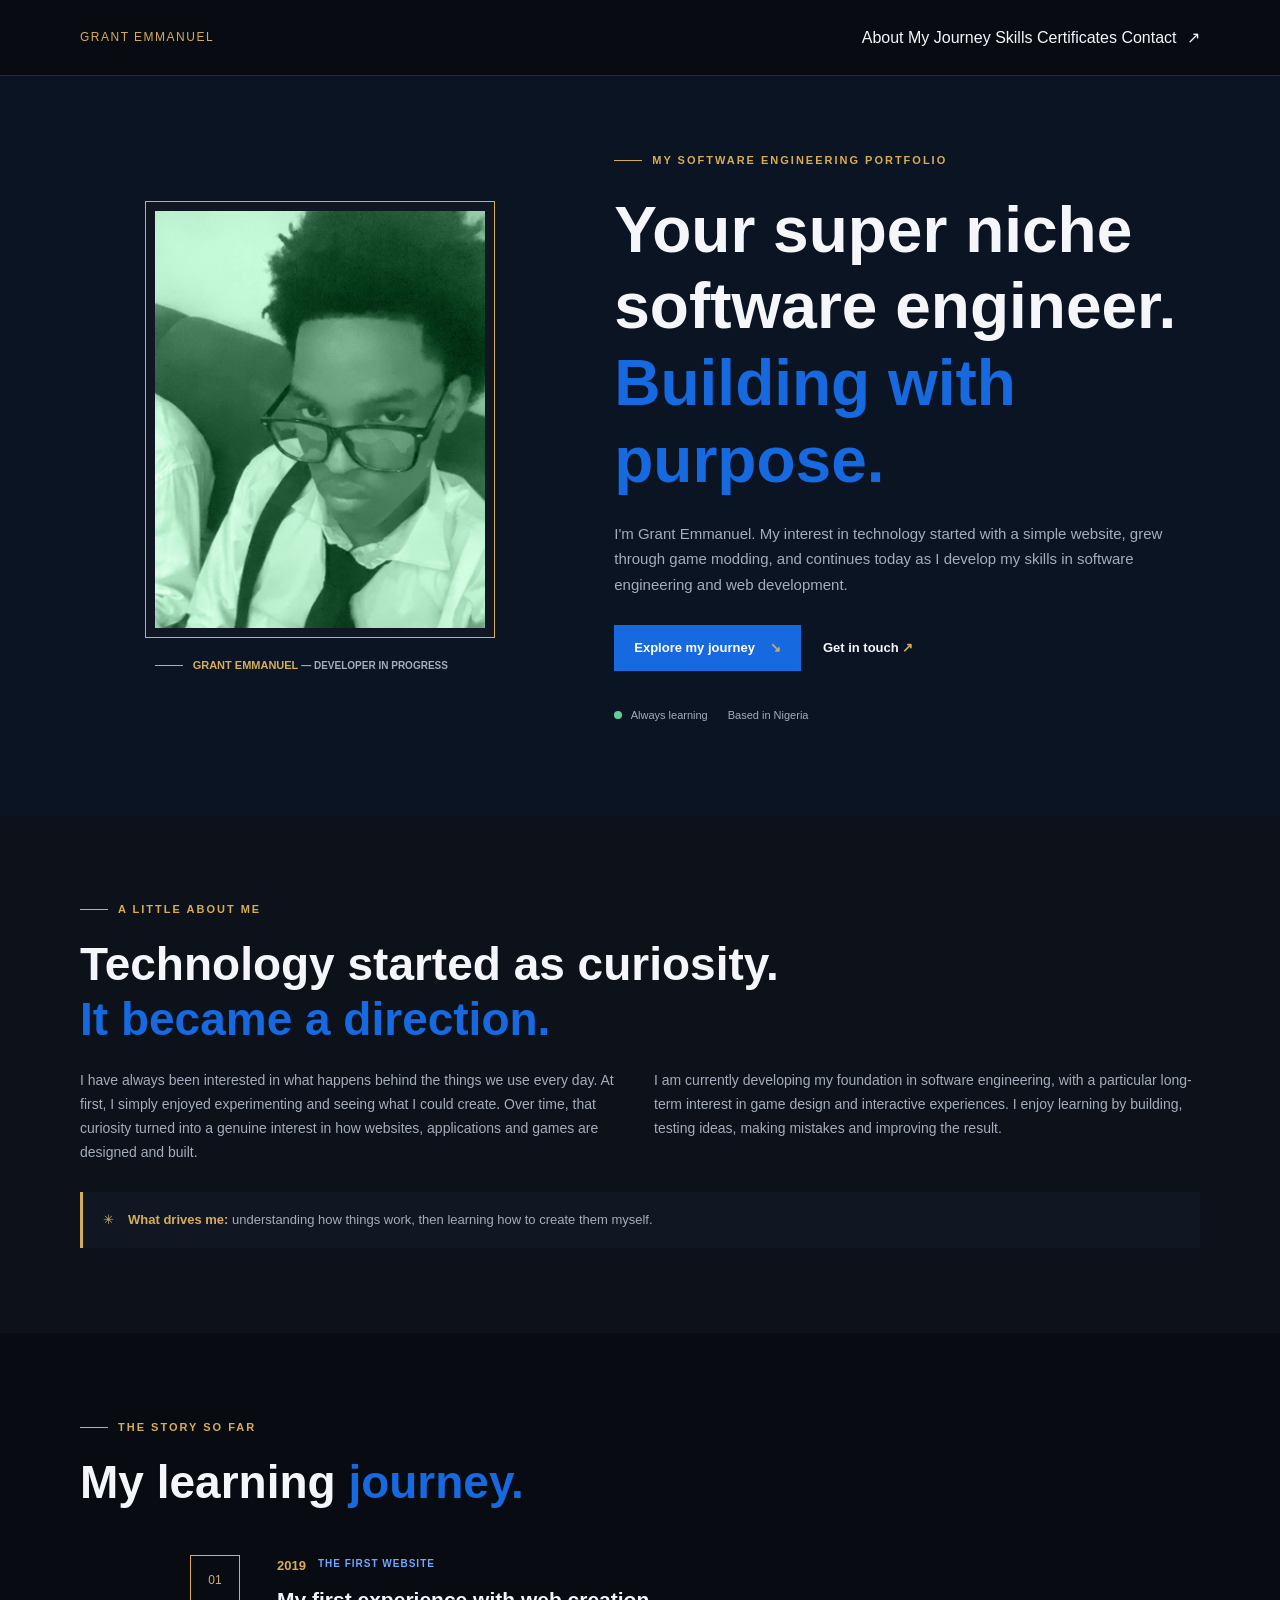
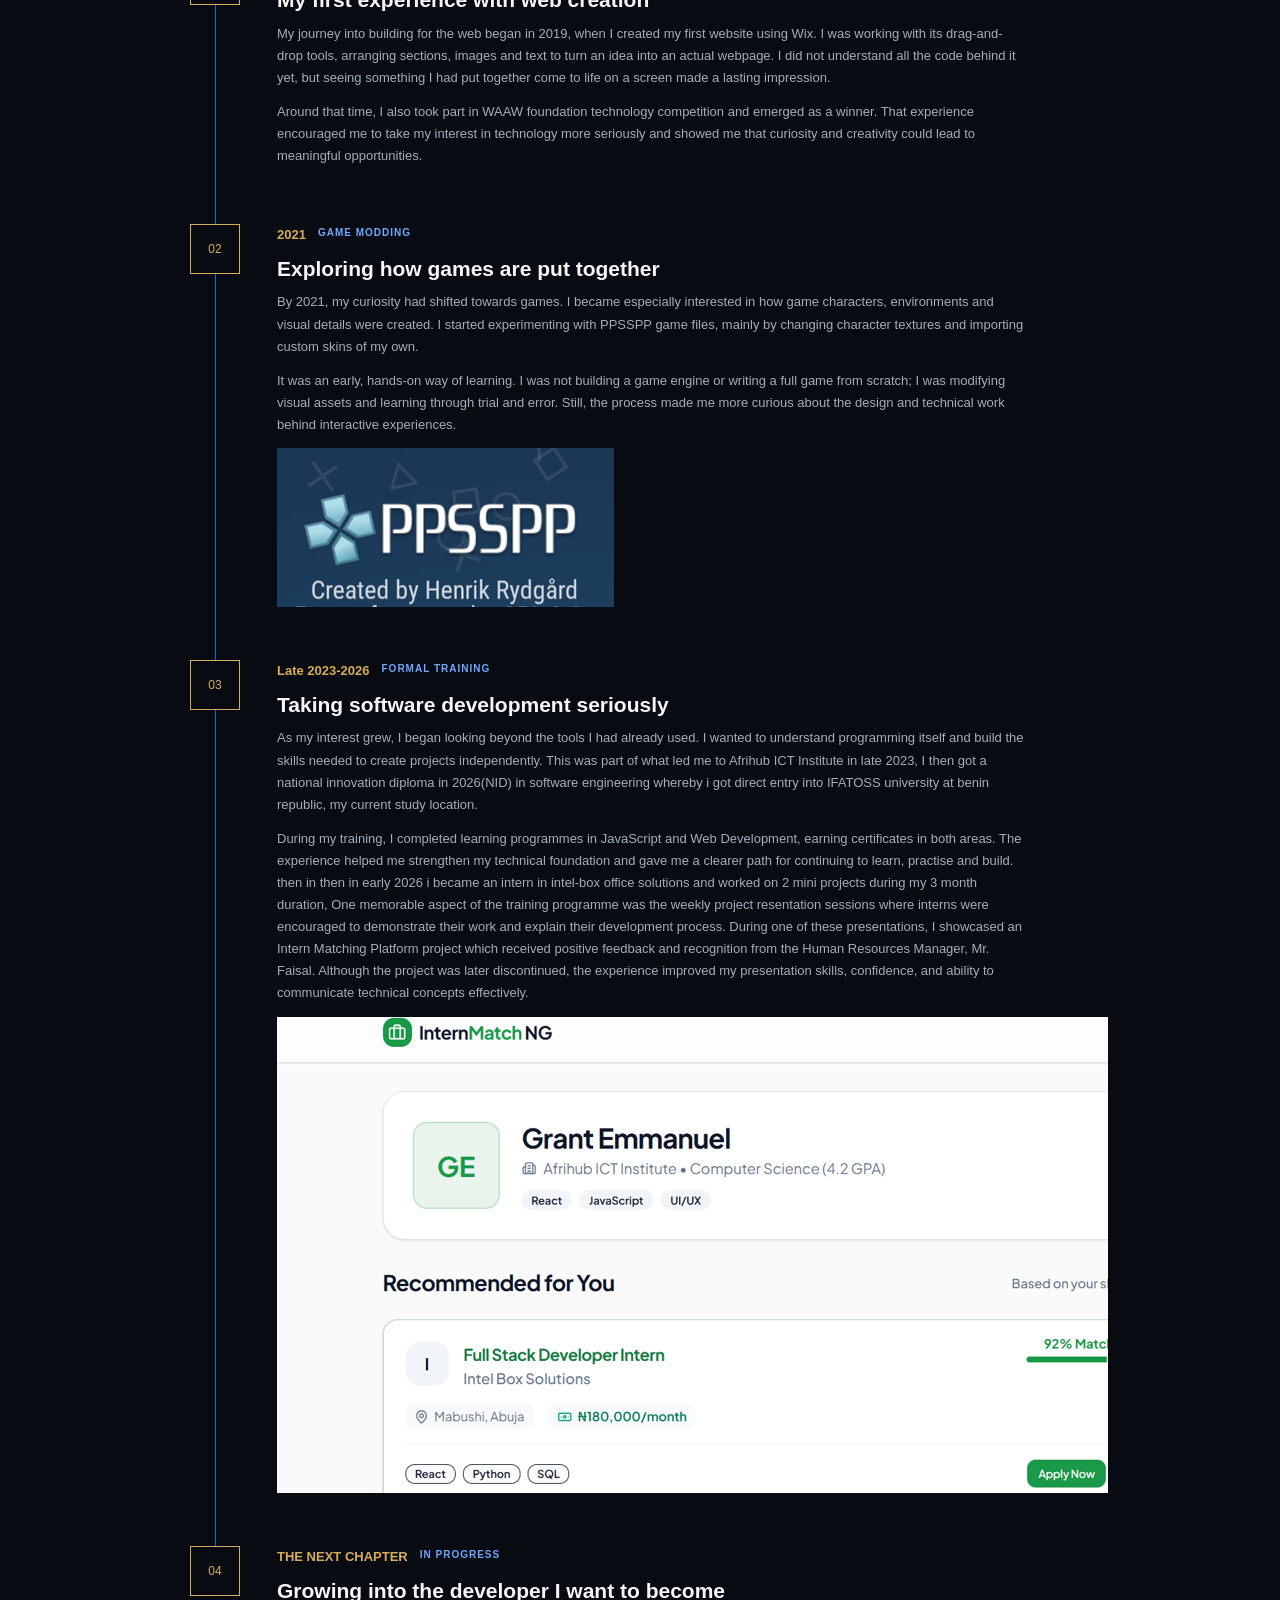
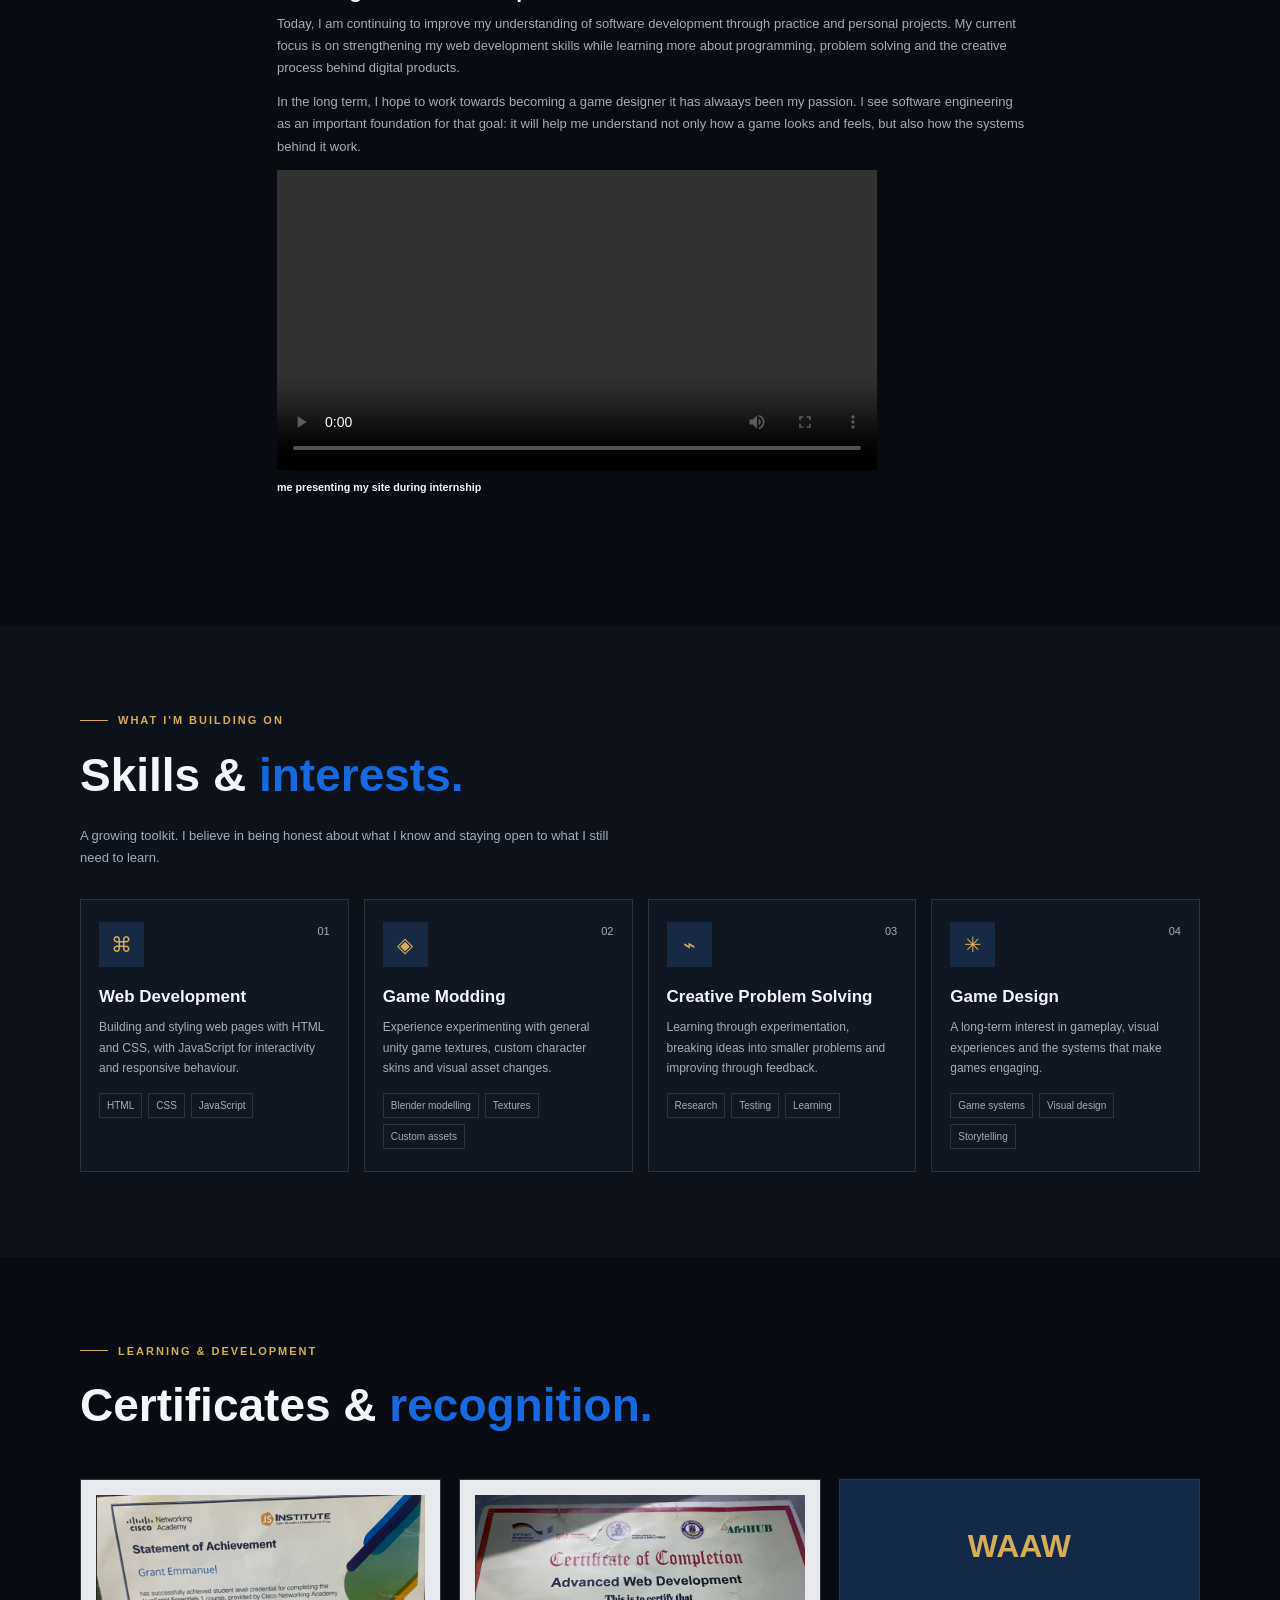
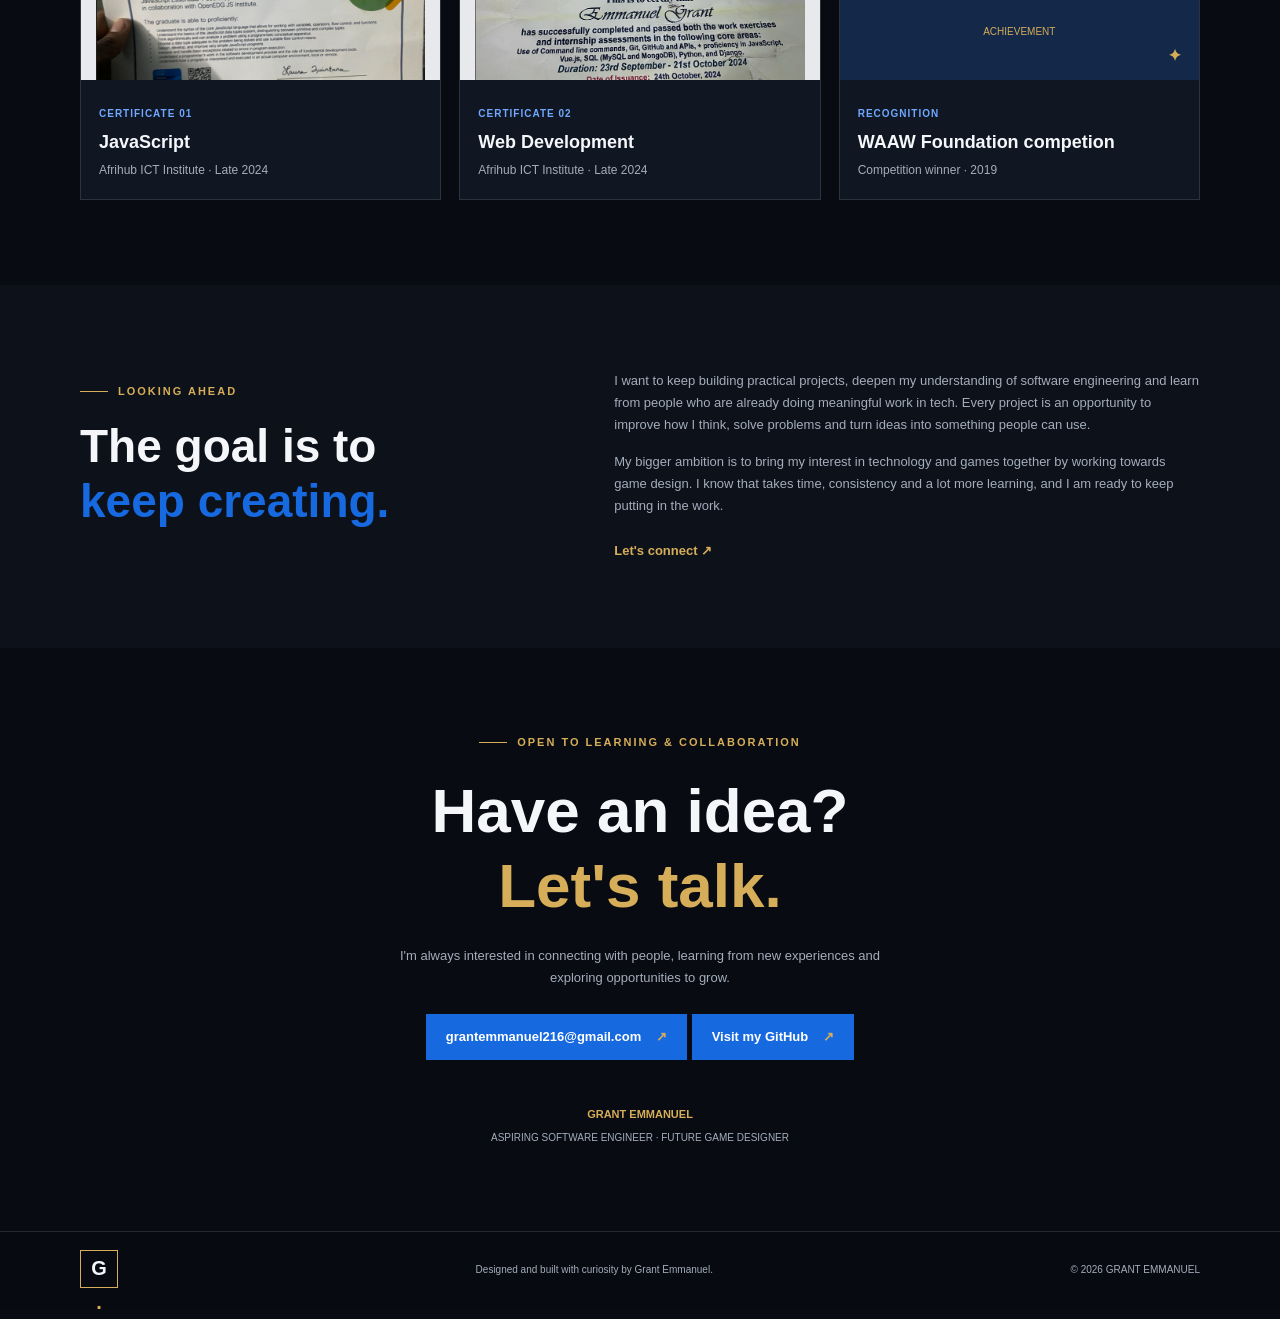
<file: index.html>
<!DOCTYPE html>
<html lang="en">
<head>
    <meta charset="UTF-8">
    <meta name="viewport" content="width=device-width, initial-scale=1.0">
    <meta name="description" content="The portfolio of Grant Emmanuel — aspiring software engineer and future game designer.">
    <title>Grant Emmanuel | Personal Portfolio</title>
    <link rel="preconnect" href="https://fonts.googleapis.com">
    <link rel="preconnect" href="https://fonts.gstatic.com" crossorigin>
    <link href="https://fonts.googleapis.com/css2?family=DM+Sans:wght@400;500;600;700&family=Space+Grotesk:wght@500;600;700&display=swap" rel="stylesheet">
    <link rel="stylesheet" href="styles.css">
    <script src="script.js" defer></script>
</head>
<body>
    <header class="site-header">
        <nav class="navbar container" aria-label="Main navigation">
            <a class="brand" href="#home" aria-label="Grant Emmanuel home">
               
                <span class="brand-name">GRANT EMMANUEL</span>
            </a>

            <button class="menu-toggle" aria-label="Open navigation menu" aria-expanded="false" aria-controls="nav-links">
                <span></span><span></span><span></span>
            </button>

            <div class="" id="nav-links">
                <a href="#about">About</a>
                <a href="#journey">My Journey</a>
                <a href="#skills">Skills</a>
                <a href="#certificates">Certificates</a>
                <a class="nav-contact" href="#contact">Contact <span aria-hidden="true">↗</span></a>
            </div>
        </nav>
    </header>

    <main>
        <section class="hero section" id="home">
            <div class="container hero-grid">
                <div class="hero-copy">
                    <p class="eyebrow"><span class="eyebrow-line"></span> MY SOFTWARE ENGINEERING PORTFOLIO</p>
                    <h1>Your super niche software engineer.<br><span>Building with purpose.</span></h1>
                    <p class="hero-intro">
                        I'm Grant Emmanuel. My interest in technology started with a simple website,
                        grew through game modding, and continues today as I develop my skills in
                        software engineering and web development.
                    </p>
                    <div class="hero-actions">
                        <a class="button button-primary" href="#journey">Explore my journey <span>↘</span></a>
                        <a class="text-link" href="#contact">Get in touch <span>↗</span></a>
                    </div>
                    <div class="hero-meta">
                        <span><i class="status-dot"></i> Always learning</span>
                        <span>Based in Nigeria</span>
                    </div>
                </div>

                <div class="hero-visual">
                    <div class="portrait-frame">
                        <!-- Replace profile.jpg with your own square or portrait photo. -->
                        <img src="assets/pfp2.png" alt="Portrait of Grant Emmanuel" class="profile-photo"
                             onerror="this.style.display='none'; this.nextElementSibling.style.display='grid';">
                        <div class="photo-placeholder">
                            <span class="placeholder-icon">GE</span>
                            <span>Add your profile photo</span>
                            <small>assets/profile.jpg</small>
                        </div>
                    </div>
                    <div class="portrait-caption">
                        <span class="caption-line"></span>
                        <span>GRANT EMMANUEL <small>— DEVELOPER IN PROGRESS</small></span>
                    </div>
                    <div class="visual-orbit orbit-one"></div>
                    <div class="visual-orbit orbit-two"></div>
                    <span class="visual-cross cross-one">+</span>
                    <span class="visual-cross cross-two">+</span>
                </div>
            </div>
            <a class="scroll-cue" href="#about"><span></span> SCROLL TO EXPLORE</a>
        </section>

        <section class="section about-section" id="about">
            <div class="container narrow-container">
                <p class="eyebrow"><span class="eyebrow-line"></span> A LITTLE ABOUT ME</p>
                <h2>Technology started as curiosity.<br><span>It became a direction.</span></h2>
                <div class="about-text">
                    <p>
                        I have always been interested in what happens behind the things we use every day.
                        At first, I simply enjoyed experimenting and seeing what I could create. Over time,
                        that curiosity turned into a genuine interest in how websites, applications and games
                        are designed and built.
                    </p>
                    <p>
                        I am currently developing my foundation in software engineering, with a particular
                        long-term interest in game design and interactive experiences. I enjoy learning by
                        building, testing ideas, making mistakes and improving the result.
                    </p>
                </div>
                <div class="about-note">
                    <span class="note-symbol">✳</span>
                    <p><strong>What drives me:</strong> understanding how things work, then learning how to create them myself.</p>
                </div>
            </div>
        </section>

        <section class="section journey-section" id="journey">
            <div class="container">
                <div class="section-heading">
                    <div>
                        <p class="eyebrow"><span class="eyebrow-line"></span> THE STORY SO FAR</p>
                        <h2>My learning <span>journey.</span></h2>
                    </div>
                    <p class="section-description"></p>
                </div>

                <div class="timeline">
                    <article class="timeline-item">
                        <div class="timeline-marker"><span>01</span></div>
                        <div class="timeline-content">
                            <div class="timeline-topline"><span class="timeline-year">2019</span><span class="timeline-tag">THE FIRST WEBSITE</span></div>
                            <h3>My first experience with web creation</h3>
                            <p>
                                My journey into building for the web began in 2019, when I created my first
                                website using Wix. I was working with its drag-and-drop tools, arranging
                                sections, images and text to turn an idea into an actual webpage. I did not
                                understand all the code behind it yet, but seeing something I had put together
                                come to life on a screen made a lasting impression.
                            </p>
                            <p>
                                Around that time, I also took part in WAAW foundation technology competition and
                                emerged as a winner. That experience encouraged me to take my interest in
                                technology more seriously and showed me that curiosity and creativity could
                                lead to meaningful opportunities.
                            </p>
                         
                        </div>
                    </article>

                    <article class="timeline-item">
                        <div class="timeline-marker"><span>02</span></div>
                        <div class="timeline-content">
                            <div class="timeline-topline"><span class="timeline-year">2021</span><span class="timeline-tag">GAME MODDING</span></div>
                            <h3>Exploring how games are put together</h3>
                            <p>
                                By 2021, my curiosity had shifted towards games. I became especially
                                interested in how game characters, environments and visual details were
                                created. I started experimenting with PPSSPP game files, mainly by changing
                                character textures and importing custom skins of my own.
                            </p>
                            <p>
                                It was an early, hands-on way of learning. I was not building a game engine
                                or writing a full game from scratch; I was modifying visual assets and
                                learning through trial and error. Still, the process made me more curious
                                about the design and technical work behind interactive experiences.
                            </p>
                            <div class="psp">
                            <img src="assets/ss2.png" alt="">
                            </div>
                        </div>
                    </article>

                    <article class="timeline-item">
                        <div class="timeline-marker"><span>03</span></div>
                        <div class="timeline-content">
                            <div class="timeline-topline"><span class="timeline-year">Late 2023-2026</span><span class="timeline-tag">FORMAL TRAINING</span></div>
                            <h3>Taking software development seriously</h3>
                            <p>
                                As my interest grew, I began looking beyond the tools I had already used.
                                I wanted to understand programming itself and build the skills needed to
                                create projects independently. This was part of what led me to Afrihub ICT
                                Institute in late 2023, I then got a national innovation diploma in 2026(NID) 
                                in software engineering whereby i got direct entry into IFATOSS university at benin republic,
                                my current study location.
                            </p>
                            <p>
                                During my training, I completed learning programmes in JavaScript and Web
                                Development, earning certificates in both areas. The experience helped me
                                strengthen my technical foundation and gave me a clearer path for continuing
                                to learn, practise and build. then in then in early 2026 i became an intern in intel-box
                                office solutions and worked on 2 mini projects during my 3 month duration,
                                One memorable aspect of the training programme was the weekly project 
                                resentation sessions where interns were encouraged to demonstrate their 
                                work and explain their development process.
                                 During one of these presentations, I showcased an
                                  Intern Matching Platform project which received positive 
                                  feedback and recognition from the Human Resources Manager, Mr. Faisal. 
                                  Although the project was later discontinued,
                                  the experience improved my presentation skills,
                                  confidence, and ability to communicate technical concepts effectively.
                            </p>

                            <div class="intern">
                            <img src="assets/intern2.png" alt="">
                            </div>
                        </div>
                    </article>

                    <article class="timeline-item timeline-current">
                        <div class="timeline-marker"><span>04</span></div>
                        <div class="timeline-content">
                            <div class="timeline-topline"><span class="timeline-year">THE NEXT CHAPTER</span><span class="timeline-tag">IN PROGRESS</span></div>
                            <h3>Growing into the developer I want to become</h3>
                            <p>
                                Today, I am continuing to improve my understanding of software development
                                through practice and personal projects. My current focus is on strengthening
                                my web development skills while learning more about programming, problem
                                solving and the creative process behind digital products.
                            </p>
                            <p>
                                In the long term, I hope to work towards becoming a game designer it has alwaays been 
                                my passion. I see software engineering as an important foundation for that goal: it will help
                                me understand not only how a game looks and feels, but also how the systems
                                behind it work.
                            </p>

                            <video src="assets/me.mp4" controls width="600">    </video>
                            <h6>me presenting my site during internship</h6>
                        </div>
                    </article>
                </div>
            </div>
        </section>

        <section class="section skills-section" id="skills">
            <div class="container">
                <p class="eyebrow"><span class="eyebrow-line"></span> WHAT I'M BUILDING ON</p>
                <h2>Skills & <span>interests.</span></h2>
                <p class="section-description skills-intro">A growing toolkit. I believe in being honest about what I know and staying open to what I still need to learn.</p>
                <div class="skills-grid">
                    <article class="skill-card">
                        <span class="skill-number">01</span><span class="skill-icon">⌘</span>
                        <h3>Web Development</h3>
                        <p>Building and styling web pages with HTML and CSS, with JavaScript for interactivity and responsive behaviour.</p>
                        <div class="skill-tags"><span>HTML</span><span>CSS</span><span>JavaScript</span></div>
                    </article>
                    <article class="skill-card">
                        <span class="skill-number">02</span><span class="skill-icon">◈</span>
                        <h3>Game Modding</h3>
                        <p>Experience experimenting with general unity game textures, custom character skins and visual asset changes.</p>
                        <div class="skill-tags"><span>Blender modelling</span><span>Textures</span><span>Custom assets</span></div>
                    </article>
                    <article class="skill-card">
                        <span class="skill-number">03</span><span class="skill-icon">⌁</span>
                        <h3>Creative Problem Solving</h3>
                        <p>Learning through experimentation, breaking ideas into smaller problems and improving through feedback.</p>
                        <div class="skill-tags"><span>Research</span><span>Testing</span><span>Learning</span></div>
                    </article>
                    <article class="skill-card">
                        <span class="skill-number">04</span><span class="skill-icon">✳</span>
                        <h3>Game Design</h3>
                        <p>A long-term interest in gameplay, visual experiences and the systems that make games engaging.</p>
                        <div class="skill-tags"><span>Game systems</span><span>Visual design</span><span>Storytelling</span></div>
                    </article>
                </div>
            </div>
        </section>

        <section class="section certificates-section" id="certificates">
            <div class="container">
                <div class="section-heading">
                    <div>
                        <p class="eyebrow"><span class="eyebrow-line"></span> LEARNING & DEVELOPMENT</p>
                        <h2>Certificates & <span>recognition.</span></h2>
                    </div>
                    <p class="section-description"></p>
                </div>
                <div class="certificate-grid">
                    <article class="certificate-card">
                        <div class="certificate-image">
                            <img src="assets/Screenshot 2026-11-06 110150.png" alt="JavaScript certificate from Afrihub ICT Institute"
                                 onerror="this.style.display='none'; this.nextElementSibling.style.display='grid';">
                            <div class="image-fallback"><span>JS</span><small>Add javascript-certificate.jpg</small></div>
                        </div>
                        <div class="certificate-info"><span class="certificate-type">CERTIFICATE 01</span><h3>JavaScript</h3><p>Afrihub ICT Institute · Late 2024</p></div>
                    </article>


                    <article class="certificate-card">
                        <div class="certificate-image">
                            <img src="assets/Screenshot 2026-11-06 110320.png" alt="Web Development certificate from Afrihub ICT Institute"
                                 onerror="this.style.display='none'; this.nextElementSibling.style.display='grid';">
                            <div class="image-fallback"><span>WEB</span><small>Add web-development-certificate.jpg</small></div>
                        </div>
                        <div class="certificate-info"><span class="certificate-type">CERTIFICATE 02</span><h3>Web Development</h3><p>Afrihub ICT Institute · Late 2024</p></div>
                    </article>


                    <article class="certificate-card recognition-card">
                        <div class="recognition-art"><span>WAAW</span><small>ACHIEVEMENT</small><b>✦</b></div>
                        <div class="certificate-info"><span class="certificate-type">RECOGNITION</span><h3>WAAW Foundation competion</h3><p>Competition winner · 2019</p></div>
                    </article>
                   
                </div>
            </div>
        </section>

        <section class="section goals-section">
            <div class="container goals-grid">
                <div>
                    <p class="eyebrow"><span class="eyebrow-line"></span> LOOKING AHEAD</p>
                    <h2>The goal is to<br><span>keep creating.</span></h2>
                </div>
                <div class="goals-copy">
                    <p>
                        I want to keep building practical projects, deepen my understanding of software
                        engineering and learn from people who are already doing meaningful work in tech.
                        Every project is an opportunity to improve how I think, solve problems and turn
                        ideas into something people can use.
                    </p>
                    <p>
                        My bigger ambition is to bring my interest in technology and games together by
                        working towards game design. I know that takes time, consistency and a lot more
                        learning, and I am ready to keep putting in the work.
                    </p>
                    <a class="text-link gold-link" href="#contact">Let's connect <span>↗</span></a>
                </div>
            </div>
        </section>

        <section class="section contact-section" id="contact">
            <div class="container contact-inner">
                <p class="eyebrow"><span class="eyebrow-line"></span> OPEN TO LEARNING & COLLABORATION</p>
                <h2>Have an idea?<br><span>Let's talk.</span></h2>
                <p>I'm always interested in connecting with people, learning from new experiences and exploring opportunities to grow.</p>
        
                <a class="button button-primary"
                href="https://mail.google.com/mail/?view=cm&fs=1&to=grantemmanuel216@gmail.com"
                target="_blank">
                grantemmanuel216@gmail.com <span>↗</span>
                </a>

                   <a class="button button-primary"
                   href="https://github.com/grantemmanuel216-lgtm"
                   target="_blank">
                   Visit my GitHub <span>↗</span>
                   </a>

<div class="contact-details">

        
                    <span>GRANT EMMANUEL</span>
                    <span>ASPIRING SOFTWARE ENGINEER · FUTURE GAME DESIGNER</span>
                </div>
            </div>
        </section>
    </main>

    <footer class="site-footer">
        <div class="container footer-inner">
            <a class="brand" href="#home"><span class="brand-mark">G<span>.</span></span></a>
            <p>Designed and built with curiosity by Grant Emmanuel.</p>
            <span>© <span id="current-year">2026</span> GRANT EMMANUEL</span>
        </div>
    </footer>

    <button class="back-to-top" aria-label="Back to top">↑</button>
</body>
</html>
</file>
<file: styles.css>
/* GRANT EMMANUEL - PORTFOLIO STYLESHEET */
/* 1. GENERAL SETTINGS */
:root {
    --black: #080b12; --panel: #101722; --blue: #1769e0; --gold: #d6ad58; --white: #f4f6fa; --muted: #a4adbb; --line: rgba(255, 255, 255, 0.12); --container: 1120px; }* {
    box-sizing: border-box; margin: 0; padding: 0; }html {
    scroll-behavior: smooth; scroll-padding-top: 85px; }body {
    background: var(--black); color: var(--white); font-family: Arial, Helvetica, sans-serif; line-height: 1.7; overflow-x: hidden; }a {
    color: inherit; text-decoration: none; }button {
    font: inherit; cursor: pointer; }.container {
    width: min(var(--container), calc(100% - 48px)); margin: 0 auto; }.section {
    padding: 85px 0; }h1, h2, h3 {
    line-height: 1.2; }/* 2. HEADER AND NAVIGATION */
.site-header {
    position: sticky; top: 0; z-index: 100; background: #080b12; border-bottom: 1px solid var(--line); }.navbar {
    min-height: 75px; display: flex; align-items: center; justify-content: space-between; gap: 25px; }.brand {
    display: flex; align-items: center; gap: 10px; }.brand-mark {
    width: 38px; height: 38px; display: grid; place-items: center; border: 1px solid var(--gold); font-size: 20px; font-weight: bold; }.brand-mark span,
.brand-name {
    color: var(--gold); }.brand-name {
    font-size: 12px; letter-spacing: 1.5px; }.nav-links {
    display: flex; align-items: center; gap: 25px; color: var(--muted); font-size: 13px; }.nav-links a:hover,
.nav-links a:focus-visible {
    color: var(--gold); }.nav-links .nav-contact {
    color: var(--gold); border: 1px solid var(--gold); padding: 8px 14px; }.nav-contact span {
    margin-left: 6px; }.menu-toggle {
    display: none; width: 42px; height: 40px; padding: 9px; border: 1px solid var(--line); background: transparent; }.menu-toggle span {
    display: block; height: 2px; margin: 5px 0; background: var(--white); }/* 3. HERO / INTRODUCTION */
.hero {
    min-height: 590px; display: flex; align-items: center; padding: 75px 0 90px; background: #0b1422; }.hero-grid {
    display: grid; grid-template-columns: 0.9fr 1.1fr; align-items: center; gap: 55px; }.hero-visual {
    order: 1; position: relative; width: min(100%, 380px); justify-self: center; padding: 15px; }.hero-copy {
    order: 2; }.eyebrow {
    display: flex; align-items: center; gap: 10px; color: var(--gold); font-size: 11px; font-weight: bold; letter-spacing: 2px; }.eyebrow-line,
.caption-line {
    width: 28px; height: 1px; background: var(--gold); }.hero h1 {
    margin: 22px 0; font-size: clamp(40px, 5vw, 64px); }.hero h1 span,
h2 span {
    color: var(--blue); }.hero-intro {
    max-width: 550px; color: var(--muted); font-size: 15px; }.hero-actions {
    display: flex; align-items: center; flex-wrap: wrap; gap: 22px; margin-top: 28px; }.button {
    min-height: 46px; display: inline-flex; align-items: center; justify-content: center; gap: 15px; padding: 0 20px; background: var(--blue); color: white; font-size: 13px; font-weight: bold; }.button:hover {
    background: #0f55bb; }.button span,
.text-link span {
    color: var(--gold); }.text-link {
    font-size: 13px; font-weight: bold; }.hero-meta {
    display: flex; flex-wrap: wrap; gap: 20px; margin-top: 35px; color: var(--muted); font-size: 11px; }.status-dot {
    display: inline-block; width: 8px; height: 8px; margin-right: 6px; border-radius: 50%; background: #5fce9b; }.portrait-frame {
    width: 100%; aspect-ratio: 4 / 5; padding: 9px; border: 1px solid var(--gold); background: var(--panel); }.profile-photo {
    display: block; width: 100%; height: 100%; object-fit: cover; object-position: center; }.photo-placeholder {
    display: none; width: 100%; height: 100%; place-content: center; text-align: center; color: var(--muted); background: #172943; }.placeholder-icon {
    width: 70px; height: 70px; display: grid; place-items: center; margin: 0 auto 10px; border: 1px solid var(--gold); color: var(--gold); font-size: 25px; }.photo-placeholder small,
.portrait-caption small {
    color: var(--muted); font-size: 10px; }.portrait-caption {
    display: flex; align-items: center; gap: 10px; margin: 18px 0 0 10px; color: var(--gold); font-size: 11px; font-weight: bold; }.visual-orbit,
.visual-cross,
.scroll-cue {
    display: none; }/* 4. ABOUT SECTION */
.about-section,
.skills-section {
    background: #0c111a; }.about-section h2,
.section-heading h2,
.skills-section h2,
.goals-section h2,
.contact-section h2 {
    margin: 18px 0 22px; font-size: clamp(32px, 4vw, 46px); }.about-text {
    display: grid; grid-template-columns: 1fr 1fr; gap: 28px; color: var(--muted); font-size: 14px; }.about-note {
    display: flex; align-items: center; gap: 14px; margin-top: 28px; padding: 17px 20px; border-left: 3px solid var(--gold); background: var(--panel); color: var(--muted); font-size: 13px; }.about-note strong,
.note-symbol {
    color: var(--gold); }/* 5. JOURNEY / TIMELINE */
.journey-section,
.certificates-section {
    background: var(--black); }.section-heading {
    display: flex; align-items: end; justify-content: space-between; gap: 30px; margin-bottom: 45px; }.section-heading h2 {
    margin-bottom: 0; }.section-description {
    max-width: 340px; color: var(--muted); font-size: 13px; }.timeline {
    max-width: 900px; margin: 0 auto; }.timeline-item {
    position: relative; display: grid; grid-template-columns: 65px 1fr; gap: 22px; padding-bottom: 45px; }.timeline-item:not(:last-child)::before {
    content: ""; position: absolute; top: 50px; bottom: 0; left: 25px; width: 1px; background: var(--blue); }.timeline-marker {
    position: relative; z-index: 1; width: 50px; height: 50px; display: grid; place-items: center; border: 1px solid var(--gold); background: var(--black); color: var(--gold); font-size: 12px; }.timeline-topline {
    display: flex; flex-wrap: wrap; gap: 12px; margin-bottom: 10px; }.timeline-year {
    color: var(--gold); font-weight: bold; font-size: 13px; }.timeline-tag,
.certificate-type {
    color: #70a7ff; font-size: 10px; font-weight: bold; letter-spacing: 1px; }.timeline-content h3 {
    margin-bottom: 10px; font-size: 21px; }.timeline-content p {
    max-width: 750px; margin-bottom: 12px; color: var(--muted); font-size: 13px; }.media-placeholder,
.certificate-placeholder {
    margin-top: 18px; padding: 17px; border: 1px dashed var(--line); background: var(--panel); }.media-placeholder {
    display: flex; align-items: center; gap: 15px; max-width: 650px; }.media-placeholder-icon,
.skill-icon {
    width: 45px; height: 45px; display: grid; flex: 0 0 45px; place-items: center; background: #172943; color: var(--gold); font-size: 21px; }.media-placeholder strong,
.media-placeholder small {
    display: block; }.media-placeholder strong {
    font-size: 12px; }.media-placeholder small,
.certificate-placeholder small {
    color: var(--muted); font-size: 10px; }.media-label {
    margin-left: auto; color: var(--gold); font-size: 9px; white-space: nowrap; }.certificate-mini-grid {
    display: grid; grid-template-columns: 1fr 1fr; gap: 12px; max-width: 650px; }.certificate-placeholder {
    position: relative; display: flex; flex-direction: column; justify-content: center; min-height: 130px; }.certificate-icon {
    color: var(--gold); font-size: 22px; }.certificate-placeholder strong {
    margin: 6px 0; }.certificate-placeholder .media-label {
    position: absolute; top: 10px; right: 12px; }/* 6. SKILLS */
.skills-intro {
    max-width: 560px; margin-bottom: 30px; color: var(--muted); }.skills-grid {
    display: grid; grid-template-columns: repeat(4, 1fr); gap: 15px; }.skill-card {
    min-height: 245px; padding: 22px 18px; border: 1px solid var(--line); background: var(--panel); }.skill-number {
    float: right; color: var(--muted); font-size: 11px; }.skill-icon {
    margin-bottom: 20px; }.skill-card h3 {
    margin-bottom: 10px; font-size: 17px; }.skill-card p {
    color: var(--muted); font-size: 12px; }.skill-tags {
    display: flex; flex-wrap: wrap; gap: 6px; margin-top: 14px; }.skill-tags span {
    padding: 3px 7px; border: 1px solid var(--line); color: var(--muted); font-size: 10px; }/* 7. CERTIFICATES */
.certificate-grid {
    display: grid; grid-template-columns: repeat(3, 1fr); gap: 18px; }.certificate-card {
    border: 1px solid var(--line); background: var(--panel); }.certificate-image,
.recognition-art {
    height: 200px; display: grid; place-items: center; padding: 15px; background: #e7e9ed; overflow: hidden; }.certificate-image img {
    width: 100%; height: 100%; object-fit: contain; }.image-fallback {
    display: none; width: 100%; height: 100%; place-content: center; text-align: center; color: #24344a; }.image-fallback span {
    color: var(--blue); font-size: 28px; font-weight: bold; }.certificate-info {
    padding: 18px; }.certificate-info h3 {
    margin: 7px 0; font-size: 18px; }.certificate-info p {
    color: var(--muted); font-size: 12px; }.recognition-art {
    position: relative; background: #14294a; color: var(--gold); text-align: center; }.recognition-art span {
    font-size: 32px; font-weight: bold; }.recognition-art small {
    font-size: 10px; }.recognition-art b {
    position: absolute; right: 18px; bottom: 10px; }/* 8. GOALS AND CONTACT */
.goals-section {
    background: #0c111a; }.goals-grid {
    display: grid; grid-template-columns: 0.9fr 1.1fr; align-items: center; gap: 55px; }.goals-copy p {
    margin-bottom: 15px; color: var(--muted); font-size: 13px; }.gold-link {
    display: inline-block; margin-top: 8px; color: var(--gold); }.contact-section {
    text-align: center; background: #080b12; }.contact-inner {
    max-width: 700px; margin: 0 auto; }.contact-section .eyebrow {
    justify-content: center; }.contact-section h2 {
    margin: 22px 0; font-size: clamp(40px, 6vw, 62px); }.contact-section h2 span {
    color: var(--gold); }.contact-section p:not(.eyebrow) {
    max-width: 510px; margin: 0 auto 25px; color: var(--muted); font-size: 13px; }.contact-details {
    display: flex; flex-direction: column; gap: 5px; margin-top: 45px; color: var(--gold); font-size: 11px; font-weight: bold; }.contact-details span + span {
    color: var(--muted); font-size: 10px; font-weight: normal; }/* 9. FOOTER AND SMALL INTERACTIONS */
.site-footer {
    border-top: 1px solid var(--line); background: #070a10; }.footer-inner {
    min-height: 75px; display: flex; align-items: center; justify-content: space-between; gap: 18px; }.footer-inner p,
.footer-inner > span {
    color: var(--muted); font-size: 10px; }.back-to-top {
    position: fixed; right: 20px; bottom: 20px; z-index: 50; display: none; width: 42px; height: 42px; border: 1px solid var(--gold); background: var(--panel); color: var(--gold); font-size: 20px; }.back-to-top.visible {
    display: block; }.reveal {
    opacity: 1; transform: none; }:focus-visible {
    outline: 2px solid var(--gold); outline-offset: 3px; }
/* 10. TABLET LAYOUT */
@media (max-width: 900px) {.hero-grid {
    gap: 25px; }.skills-grid {
    grid-template-columns: repeat(2, 1fr); }.goals-grid {
    gap: 30px; } }
/* 11. MOBILE LAYOUT */
@media (max-width: 700px) {.container {
    width: calc(100% - 36px); }.section {
    padding: 65px 0; }.navbar {
    min-height: 68px; }.brand-name {
    font-size: 10px; }.menu-toggle {
    display: block; }.nav-links {
    position: absolute; top: 68px; left: 0; right: 0; display: none; flex-direction: column; align-items: stretch; gap: 0; padding: 10px 20px; background: #080b12; border-bottom: 1px solid var(--line); }.nav-links.open {
    display: flex; }.nav-links a {
    padding: 12px 5px; border-bottom: 1px solid var(--line); }.nav-links .nav-contact {
    margin-top: 10px; text-align: center; }.hero {
    min-height: auto; padding: 60px 0 70px; }.hero-grid,
    .about-text,
    .goals-grid {
    grid-template-columns: 1fr; }.hero-grid {
    gap: 35px; }.hero-visual {
    width: min(78%, 320px); }.hero h1 {
    font-size: clamp(40px, 10vw, 55px); }.hero-intro {
    font-size: 14px; }.section-heading {
    display: block; margin-bottom: 32px; }.section-description {
    margin-top: 15px; }.timeline-item {
    grid-template-columns: 45px 1fr; gap: 13px; padding-bottom: 35px; }.timeline-marker {
    width: 40px; height: 40px; }.timeline-item:not(:last-child)::before {
    top: 42px; left: 20px; }.timeline-content h3 {
    font-size: 19px; }.media-placeholder {
    align-items: flex-start; flex-wrap: wrap; }.media-label {
    width: 100%; margin-left: 58px; }.certificate-mini-grid,
    .skills-grid,
    .certificate-grid {
    grid-template-columns: 1fr; }.skill-card {
    min-height: auto; }.certificate-image,
    .recognition-art {
    height: 220px; }.footer-inner {
    flex-direction: column; justify-content: center; padding: 20px 0; text-align: center; } }
/* Reduce motion for visitors who request it */
@media (prefers-reduced-motion: reduce) {html {
    scroll-behavior: auto; }*,
    *::before,
    *::after {
    transition: none !important; } }
</file>
